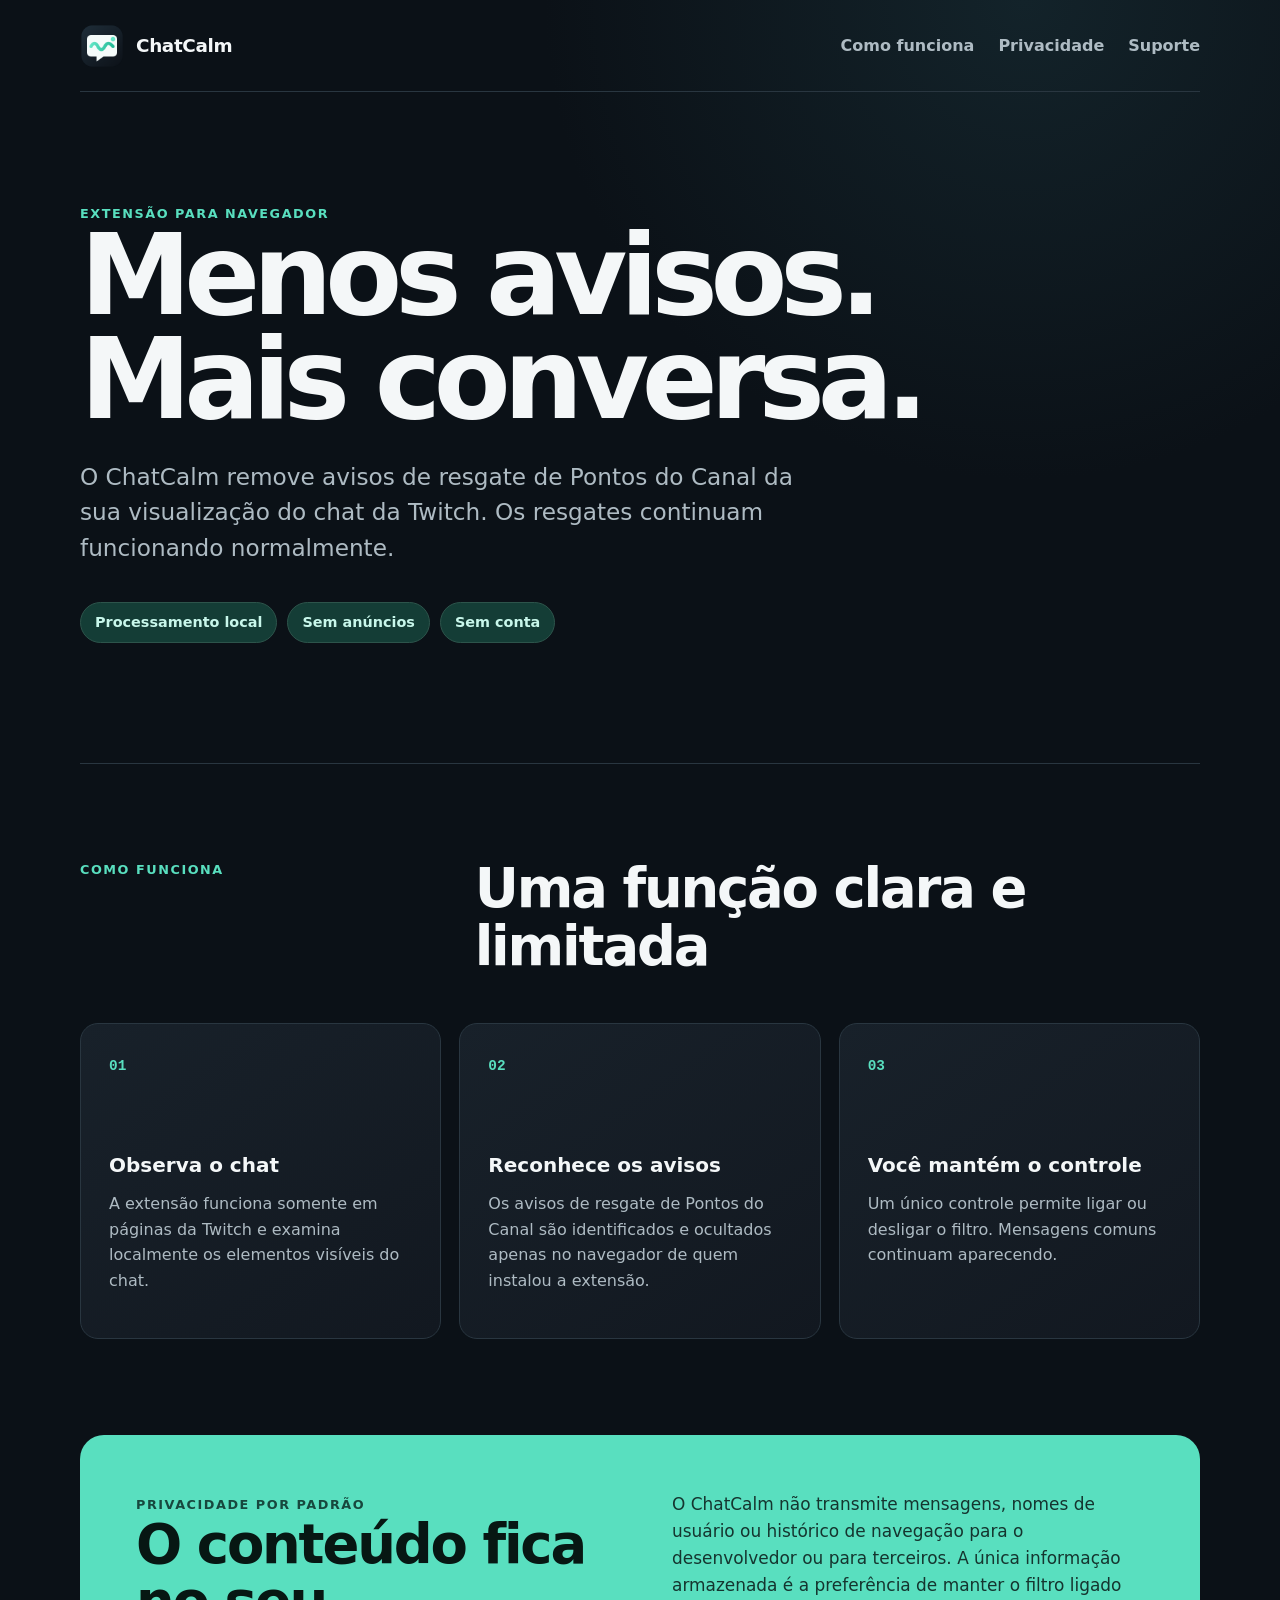
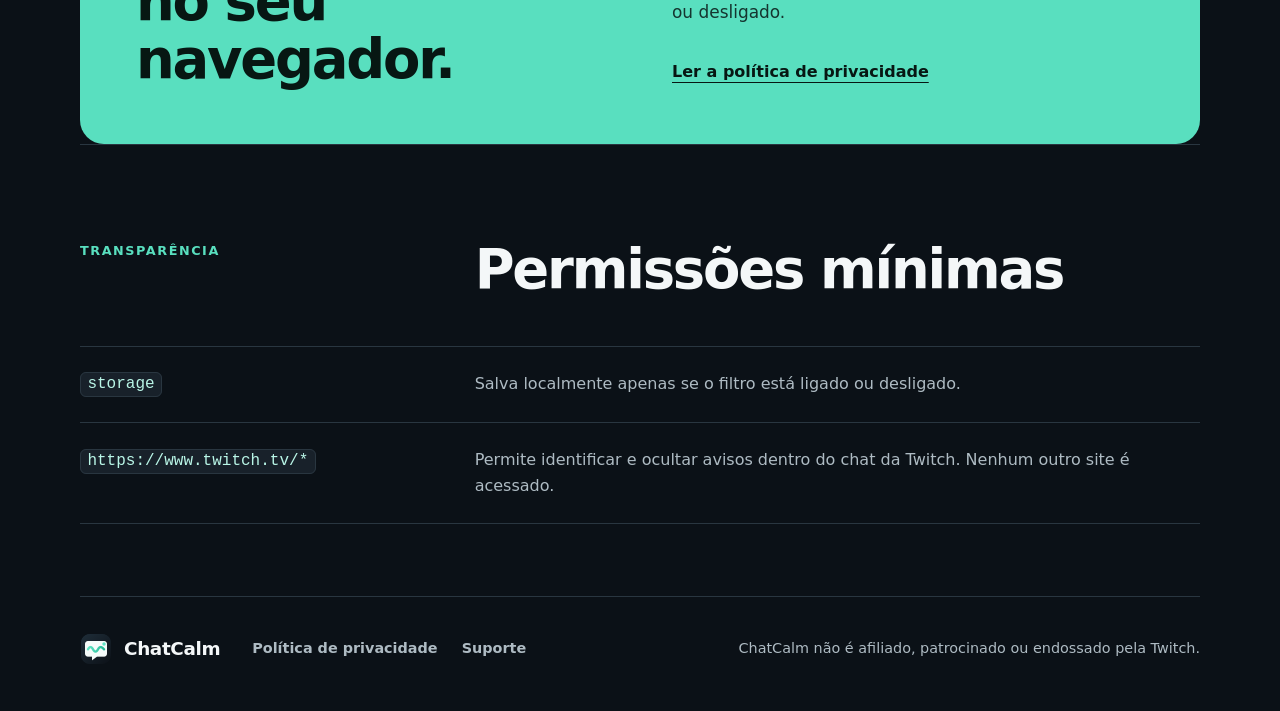
<file: index.html>
<!doctype html>
<html lang="pt-BR">
  <head>
    <meta charset="utf-8">
    <meta name="viewport" content="width=device-width, initial-scale=1">
    <meta name="description" content="ChatCalm oculta avisos de resgate de Pontos do Canal no chat da Twitch, com processamento local e sem transmissão de dados.">
    <meta name="theme-color" content="#121820">
    <title>ChatCalm — menos ruído no chat da Twitch</title>
    <link rel="icon" href="assets/icon.png" type="image/png">
    <link rel="stylesheet" href="assets/style.css">
  </head>
  <body>
    <header class="site-header">
      <a class="brand" href="./" aria-label="Página inicial do ChatCalm">
        <img src="assets/icon.png" width="44" height="44" alt="">
        <span>ChatCalm</span>
      </a>
      <nav aria-label="Navegação principal">
        <a href="#como-funciona">Como funciona</a>
        <a href="privacy.html">Privacidade</a>
        <a href="https://github.com/Gflg/chatcalm-site/issues">Suporte</a>
      </nav>
    </header>

    <main>
      <section class="hero">
        <div class="eyebrow">Extensão para navegador</div>
        <h1>Menos avisos.<br>Mais conversa.</h1>
        <p class="lead">O ChatCalm remove avisos de resgate de Pontos do Canal da sua visualização do chat da Twitch. Os resgates continuam funcionando normalmente.</p>
        <div class="badges" aria-label="Características principais">
          <span>Processamento local</span>
          <span>Sem anúncios</span>
          <span>Sem conta</span>
        </div>
      </section>

      <section id="como-funciona" class="section">
        <div class="section-heading">
          <span>Como funciona</span>
          <h2>Uma função clara e limitada</h2>
        </div>
        <div class="feature-grid">
          <article>
            <span class="number">01</span>
            <h3>Observa o chat</h3>
            <p>A extensão funciona somente em páginas da Twitch e examina localmente os elementos visíveis do chat.</p>
          </article>
          <article>
            <span class="number">02</span>
            <h3>Reconhece os avisos</h3>
            <p>Os avisos de resgate de Pontos do Canal são identificados e ocultados apenas no navegador de quem instalou a extensão.</p>
          </article>
          <article>
            <span class="number">03</span>
            <h3>Você mantém o controle</h3>
            <p>Um único controle permite ligar ou desligar o filtro. Mensagens comuns continuam aparecendo.</p>
          </article>
        </div>
      </section>

      <section class="privacy-callout" aria-labelledby="privacy-title">
        <div>
          <span>Privacidade por padrão</span>
          <h2 id="privacy-title">O conteúdo fica no seu navegador.</h2>
        </div>
        <div>
          <p>O ChatCalm não transmite mensagens, nomes de usuário ou histórico de navegação para o desenvolvedor ou para terceiros. A única informação armazenada é a preferência de manter o filtro ligado ou desligado.</p>
          <a class="text-link" href="privacy.html">Ler a política de privacidade</a>
        </div>
      </section>

      <section class="section compact">
        <div class="section-heading">
          <span>Transparência</span>
          <h2>Permissões mínimas</h2>
        </div>
        <dl class="permissions">
          <div>
            <dt><code>storage</code></dt>
            <dd>Salva localmente apenas se o filtro está ligado ou desligado.</dd>
          </div>
          <div>
            <dt><code>https://www.twitch.tv/*</code></dt>
            <dd>Permite identificar e ocultar avisos dentro do chat da Twitch. Nenhum outro site é acessado.</dd>
          </div>
        </dl>
      </section>
    </main>

    <footer>
      <div class="brand footer-brand">
        <img src="assets/icon.png" width="32" height="32" alt="">
        <span>ChatCalm</span>
      </div>
      <div class="footer-links">
        <a href="privacy.html">Política de privacidade</a>
        <a href="https://github.com/Gflg/chatcalm-site/issues">Suporte</a>
      </div>
      <p>ChatCalm não é afiliado, patrocinado ou endossado pela Twitch.</p>
    </footer>
  </body>
</html>
</file>
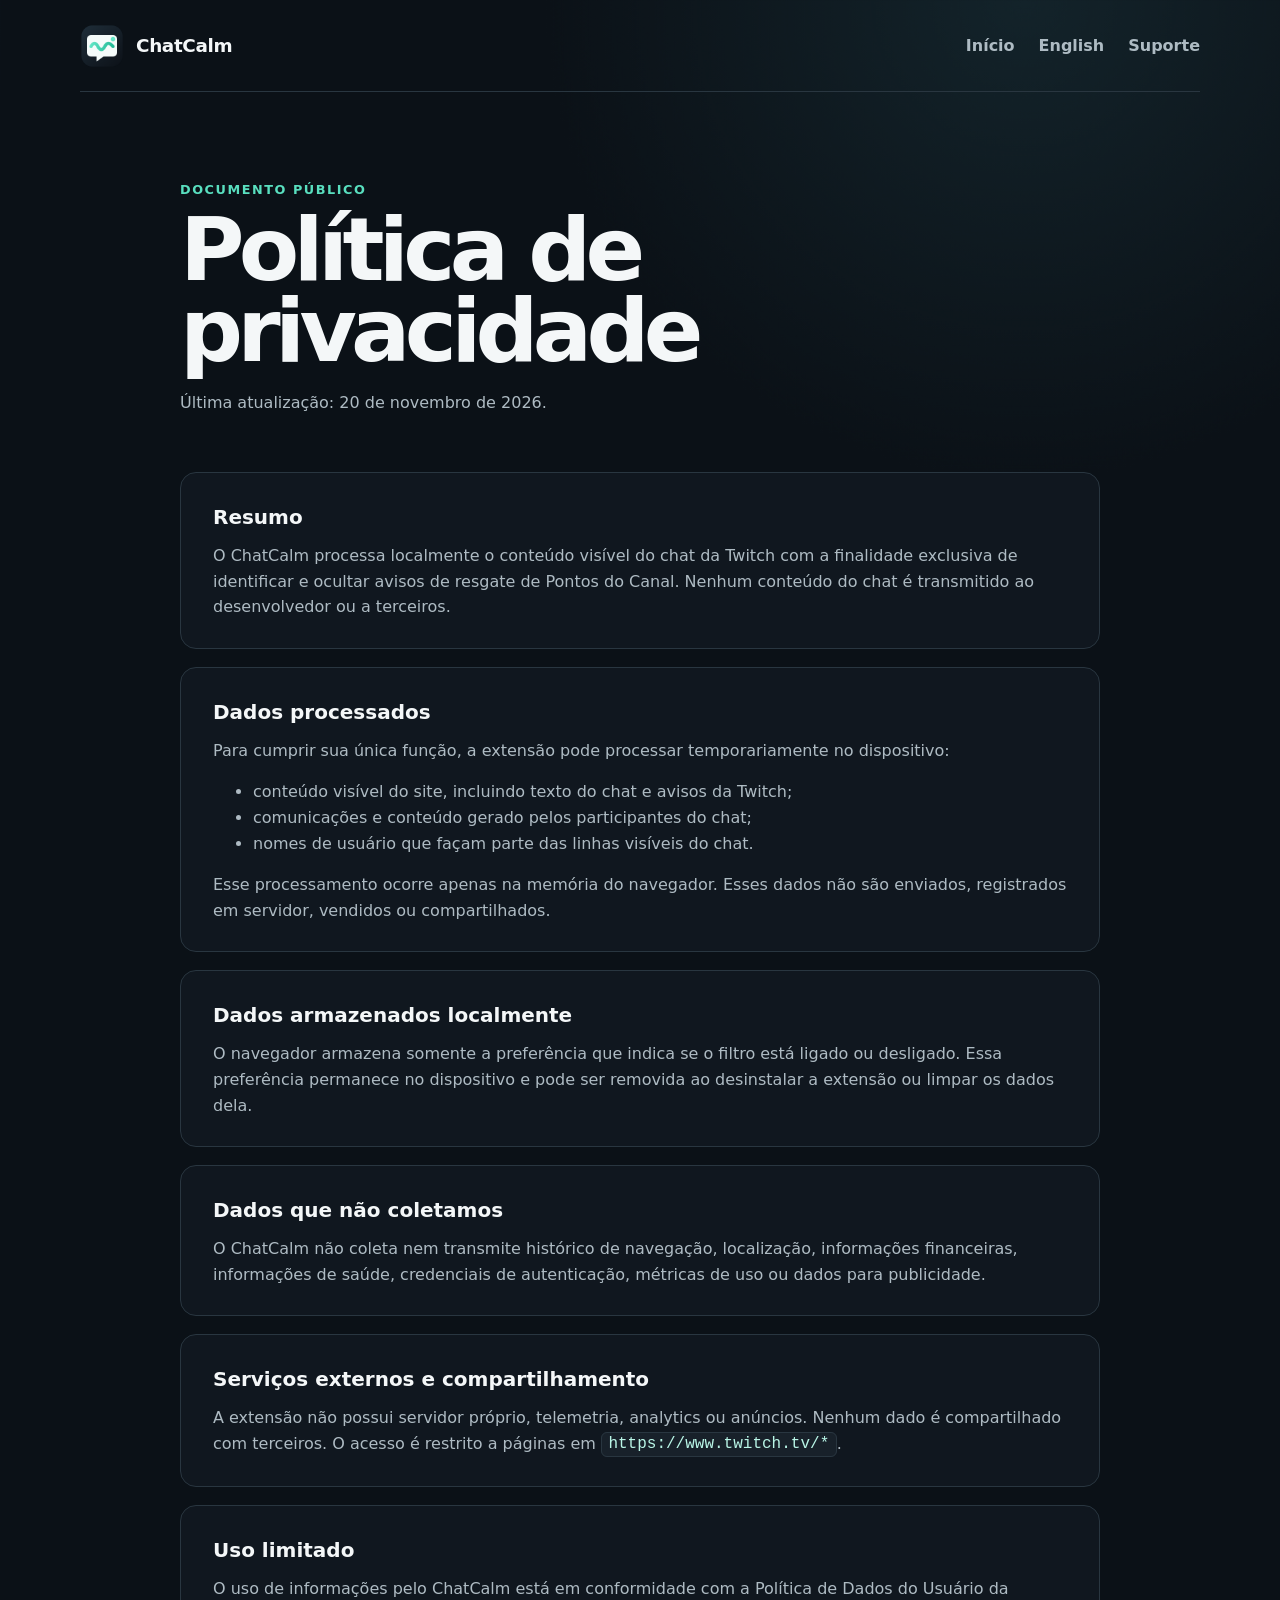
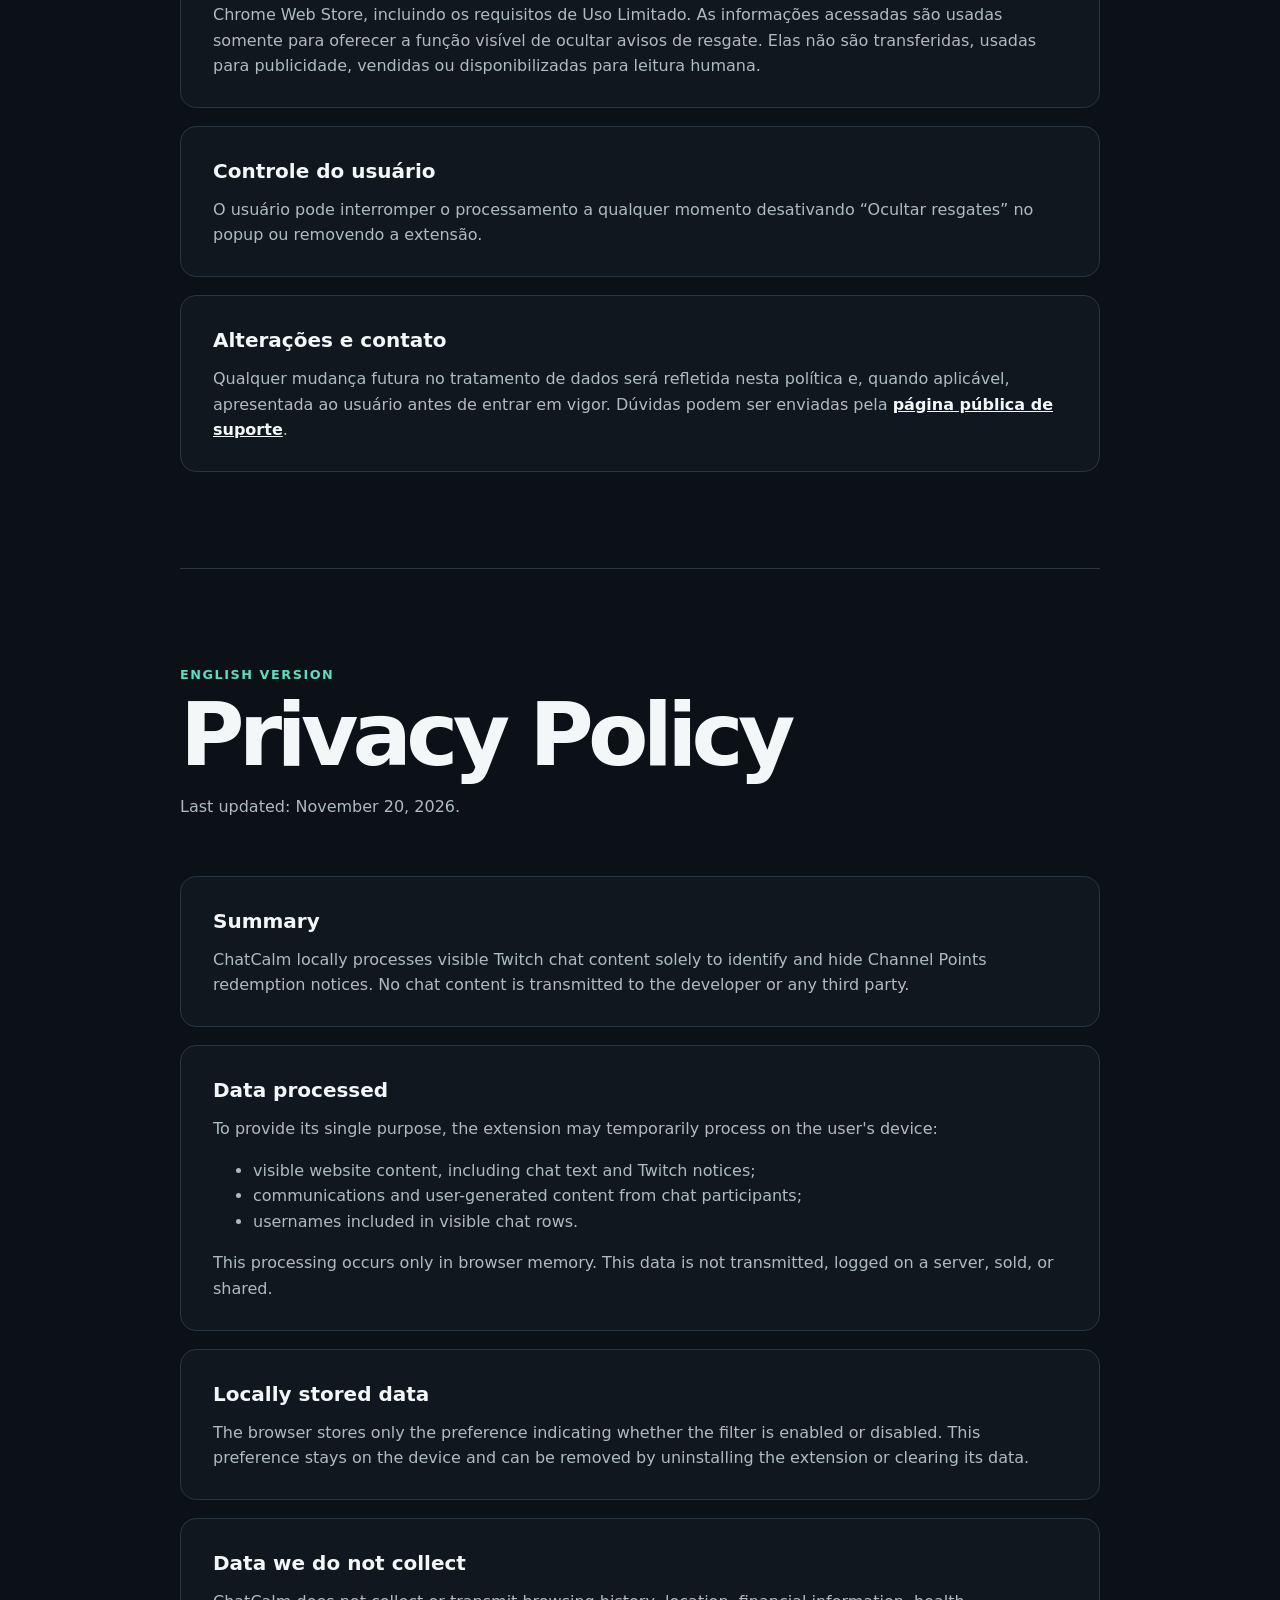
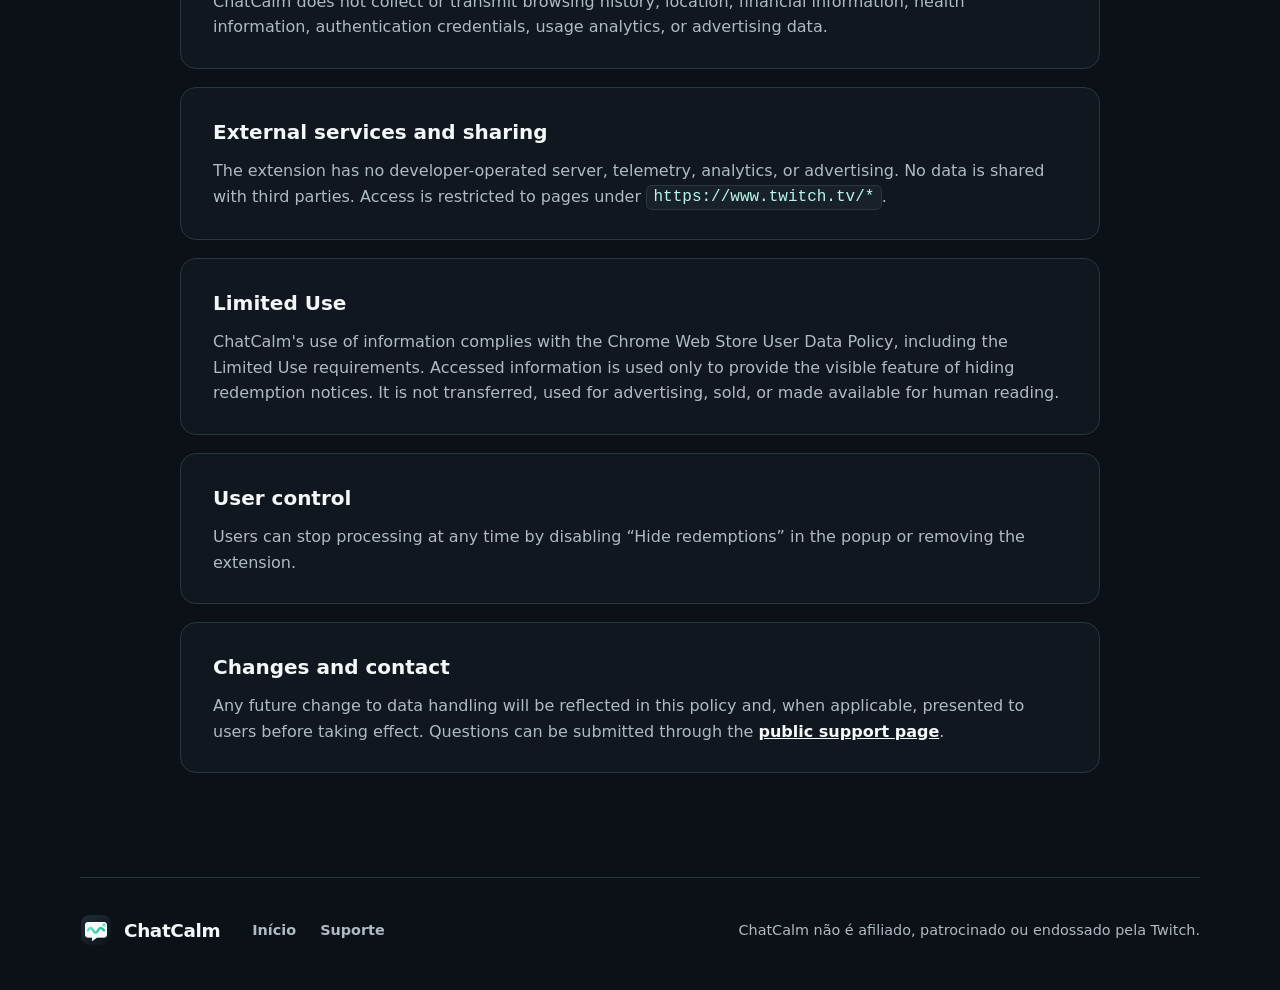
<file: privacy.html>
<!doctype html>
<html lang="pt-BR">
  <head>
    <meta charset="utf-8">
    <meta name="viewport" content="width=device-width, initial-scale=1">
    <meta name="description" content="Política de privacidade do ChatCalm.">
    <meta name="theme-color" content="#121820">
    <title>Política de privacidade — ChatCalm</title>
    <link rel="icon" href="assets/icon.png" type="image/png">
    <link rel="stylesheet" href="assets/style.css">
  </head>
  <body>
    <header class="site-header">
      <a class="brand" href="./" aria-label="Página inicial do ChatCalm">
        <img src="assets/icon.png" width="44" height="44" alt="">
        <span>ChatCalm</span>
      </a>
      <nav aria-label="Navegação principal">
        <a href="./">Início</a>
        <a href="#english">English</a>
        <a href="https://github.com/Gflg/chatcalm-site/issues">Suporte</a>
      </nav>
    </header>

    <main class="policy">
      <header class="policy-header">
        <div class="eyebrow">Documento público</div>
        <h1>Política de privacidade</h1>
        <p>Última atualização: 20 de novembro de 2026.</p>
      </header>

      <div class="policy-body">
        <section>
          <h2>Resumo</h2>
          <p>O ChatCalm processa localmente o conteúdo visível do chat da Twitch com a finalidade exclusiva de identificar e ocultar avisos de resgate de Pontos do Canal. Nenhum conteúdo do chat é transmitido ao desenvolvedor ou a terceiros.</p>
        </section>

        <section>
          <h2>Dados processados</h2>
          <p>Para cumprir sua única função, a extensão pode processar temporariamente no dispositivo:</p>
          <ul>
            <li>conteúdo visível do site, incluindo texto do chat e avisos da Twitch;</li>
            <li>comunicações e conteúdo gerado pelos participantes do chat;</li>
            <li>nomes de usuário que façam parte das linhas visíveis do chat.</li>
          </ul>
          <p>Esse processamento ocorre apenas na memória do navegador. Esses dados não são enviados, registrados em servidor, vendidos ou compartilhados.</p>
        </section>

        <section>
          <h2>Dados armazenados localmente</h2>
          <p>O navegador armazena somente a preferência que indica se o filtro está ligado ou desligado. Essa preferência permanece no dispositivo e pode ser removida ao desinstalar a extensão ou limpar os dados dela.</p>
        </section>

        <section>
          <h2>Dados que não coletamos</h2>
          <p>O ChatCalm não coleta nem transmite histórico de navegação, localização, informações financeiras, informações de saúde, credenciais de autenticação, métricas de uso ou dados para publicidade.</p>
        </section>

        <section>
          <h2>Serviços externos e compartilhamento</h2>
          <p>A extensão não possui servidor próprio, telemetria, analytics ou anúncios. Nenhum dado é compartilhado com terceiros. O acesso é restrito a páginas em <code>https://www.twitch.tv/*</code>.</p>
        </section>

        <section>
          <h2>Uso limitado</h2>
          <p>O uso de informações pelo ChatCalm está em conformidade com a Política de Dados do Usuário da Chrome Web Store, incluindo os requisitos de Uso Limitado. As informações acessadas são usadas somente para oferecer a função visível de ocultar avisos de resgate. Elas não são transferidas, usadas para publicidade, vendidas ou disponibilizadas para leitura humana.</p>
        </section>

        <section>
          <h2>Controle do usuário</h2>
          <p>O usuário pode interromper o processamento a qualquer momento desativando “Ocultar resgates” no popup ou removendo a extensão.</p>
        </section>

        <section>
          <h2>Alterações e contato</h2>
          <p>Qualquer mudança futura no tratamento de dados será refletida nesta política e, quando aplicável, apresentada ao usuário antes de entrar em vigor. Dúvidas podem ser enviadas pela <a href="https://github.com/Gflg/chatcalm-site/issues">página pública de suporte</a>.</p>
        </section>
      </div>

      <hr>

      <div id="english" class="policy-header secondary-language">
        <div class="eyebrow">English version</div>
        <h1>Privacy Policy</h1>
        <p>Last updated: November 20, 2026.</p>
      </div>

      <div class="policy-body">
        <section>
          <h2>Summary</h2>
          <p>ChatCalm locally processes visible Twitch chat content solely to identify and hide Channel Points redemption notices. No chat content is transmitted to the developer or any third party.</p>
        </section>

        <section>
          <h2>Data processed</h2>
          <p>To provide its single purpose, the extension may temporarily process on the user's device:</p>
          <ul>
            <li>visible website content, including chat text and Twitch notices;</li>
            <li>communications and user-generated content from chat participants;</li>
            <li>usernames included in visible chat rows.</li>
          </ul>
          <p>This processing occurs only in browser memory. This data is not transmitted, logged on a server, sold, or shared.</p>
        </section>

        <section>
          <h2>Locally stored data</h2>
          <p>The browser stores only the preference indicating whether the filter is enabled or disabled. This preference stays on the device and can be removed by uninstalling the extension or clearing its data.</p>
        </section>

        <section>
          <h2>Data we do not collect</h2>
          <p>ChatCalm does not collect or transmit browsing history, location, financial information, health information, authentication credentials, usage analytics, or advertising data.</p>
        </section>

        <section>
          <h2>External services and sharing</h2>
          <p>The extension has no developer-operated server, telemetry, analytics, or advertising. No data is shared with third parties. Access is restricted to pages under <code>https://www.twitch.tv/*</code>.</p>
        </section>

        <section>
          <h2>Limited Use</h2>
          <p>ChatCalm's use of information complies with the Chrome Web Store User Data Policy, including the Limited Use requirements. Accessed information is used only to provide the visible feature of hiding redemption notices. It is not transferred, used for advertising, sold, or made available for human reading.</p>
        </section>

        <section>
          <h2>User control</h2>
          <p>Users can stop processing at any time by disabling “Hide redemptions” in the popup or removing the extension.</p>
        </section>

        <section>
          <h2>Changes and contact</h2>
          <p>Any future change to data handling will be reflected in this policy and, when applicable, presented to users before taking effect. Questions can be submitted through the <a href="https://github.com/Gflg/chatcalm-site/issues">public support page</a>.</p>
        </section>
      </div>
    </main>

    <footer>
      <div class="brand footer-brand">
        <img src="assets/icon.png" width="32" height="32" alt="">
        <span>ChatCalm</span>
      </div>
      <div class="footer-links"><a href="./">Início</a><a href="https://github.com/Gflg/chatcalm-site/issues">Suporte</a></div>
      <p>ChatCalm não é afiliado, patrocinado ou endossado pela Twitch.</p>
    </footer>
  </body>
</html>
</file>
<file: assets/style.css>
:root {
  color-scheme: dark;
  --bg: #0b1117;
  --surface: #121820;
  --surface-2: #18212a;
  --line: #293640;
  --text: #f4f7f8;
  --muted: #aebbc3;
  --accent: #59dfbf;
  --accent-dark: #143d36;
  font-family: Inter, ui-sans-serif, system-ui, -apple-system, BlinkMacSystemFont, "Segoe UI", sans-serif;
  font-size: 16px;
  line-height: 1.6;
  background: var(--bg);
  color: var(--text);
}

* { box-sizing: border-box; }
html { scroll-behavior: smooth; }
body { margin: 0; background: radial-gradient(circle at 80% 0, #13232a 0, transparent 30rem), var(--bg); }
a { color: inherit; }
a:focus-visible { outline: 3px solid var(--accent); outline-offset: 4px; border-radius: 3px; }

.site-header,
main,
footer {
  width: min(1120px, calc(100% - 40px));
  margin-inline: auto;
}

.site-header {
  min-height: 92px;
  display: flex;
  align-items: center;
  justify-content: space-between;
  gap: 24px;
  border-bottom: 1px solid var(--line);
}

.brand { display: inline-flex; align-items: center; gap: 12px; text-decoration: none; font-weight: 800; font-size: 1.15rem; letter-spacing: -.02em; }
.brand img { border-radius: 12px; }
nav, .footer-links { display: flex; gap: 24px; }
nav a, .footer-links a { color: var(--muted); text-decoration: none; font-weight: 650; }
nav a:hover, .footer-links a:hover, .text-link:hover, .policy a:hover { color: var(--accent); }

.hero { padding: 112px 0 120px; max-width: 880px; }
.eyebrow, .section-heading > span, .privacy-callout > div > span { color: var(--accent); font-weight: 800; letter-spacing: .12em; text-transform: uppercase; font-size: .8rem; }
h1, h2, h3, p { margin-top: 0; }
h1 { margin-bottom: 28px; font-size: clamp(3.3rem, 9vw, 7rem); line-height: .92; letter-spacing: -.065em; }
.lead { max-width: 720px; color: var(--muted); font-size: clamp(1.15rem, 2.2vw, 1.45rem); line-height: 1.55; }
.badges { display: flex; flex-wrap: wrap; gap: 10px; margin-top: 36px; }
.badges span { padding: 8px 14px; border: 1px solid #2d544b; border-radius: 999px; background: var(--accent-dark); color: #c8f7eb; font-size: .9rem; font-weight: 700; }

.section { padding: 96px 0; border-top: 1px solid var(--line); }
.section.compact { padding-bottom: 72px; }
.section-heading { display: grid; grid-template-columns: 1fr 2fr; gap: 32px; align-items: start; margin-bottom: 48px; }
.section-heading h2, .privacy-callout h2 { font-size: clamp(2rem, 4.5vw, 3.4rem); line-height: 1.05; letter-spacing: -.04em; margin-bottom: 0; }
.feature-grid { display: grid; grid-template-columns: repeat(3, 1fr); gap: 18px; }
.feature-grid article { min-height: 300px; padding: 28px; border: 1px solid var(--line); border-radius: 18px; background: linear-gradient(145deg, var(--surface-2), var(--surface)); }
.feature-grid h3 { margin-top: 72px; margin-bottom: 10px; font-size: 1.25rem; }
.feature-grid p, .privacy-callout p, .permissions dd { color: var(--muted); }
.number { color: var(--accent); font: 750 .9rem ui-monospace, SFMono-Regular, Menlo, monospace; }

.privacy-callout { display: grid; grid-template-columns: 1fr 1fr; gap: 64px; padding: 56px; border-radius: 24px; background: var(--accent); color: #071713; }
.privacy-callout > div > span { color: #17483e; }
.privacy-callout p { color: #15352f; font-size: 1.06rem; }
.text-link { display: inline-block; margin-top: 16px; font-weight: 850; text-underline-offset: 5px; }

.permissions { margin: 0; border-top: 1px solid var(--line); }
.permissions > div { display: grid; grid-template-columns: 1fr 2fr; gap: 32px; padding: 24px 0; border-bottom: 1px solid var(--line); }
.permissions dt, .permissions dd { margin: 0; }
code { color: #b9f6e7; background: var(--surface-2); border: 1px solid var(--line); border-radius: 6px; padding: .15em .4em; overflow-wrap: anywhere; }

footer { display: grid; grid-template-columns: auto auto 1fr; align-items: center; gap: 32px; padding: 36px 0 48px; border-top: 1px solid var(--line); color: var(--muted); font-size: .9rem; }
footer p { margin: 0; text-align: right; }
.footer-brand { color: var(--text); }

.policy { max-width: 920px; padding: 88px 0 104px; }
.policy-header { margin-bottom: 56px; }
.policy-header h1 { margin: 10px 0 18px; font-size: clamp(2.8rem, 7vw, 5.5rem); }
.policy-header p { color: var(--muted); }
.policy-body { display: grid; gap: 18px; }
.policy-body section { padding: 28px 32px; border: 1px solid var(--line); border-radius: 16px; background: color-mix(in srgb, var(--surface) 88%, transparent); }
.policy-body h2 { font-size: 1.25rem; margin-bottom: 10px; }
.policy-body p:last-child, .policy-body ul:last-child { margin-bottom: 0; }
.policy-body p, .policy-body li { color: var(--muted); }
.policy-body a { color: var(--text); font-weight: 700; }
.policy hr { margin: 96px 0; border: 0; border-top: 1px solid var(--line); }
.secondary-language { scroll-margin-top: 24px; }

@media (max-width: 760px) {
  .site-header { align-items: flex-start; padding: 22px 0; }
  nav { gap: 14px; flex-wrap: wrap; justify-content: flex-end; font-size: .9rem; }
  .hero { padding: 80px 0; }
  .section-heading, .feature-grid, .privacy-callout, .permissions > div { grid-template-columns: 1fr; }
  .feature-grid article { min-height: 240px; }
  .feature-grid h3 { margin-top: 42px; }
  .privacy-callout { padding: 36px 28px; gap: 28px; }
  footer { grid-template-columns: 1fr; }
  footer p { text-align: left; }
}

@media (prefers-reduced-motion: reduce) {
  html { scroll-behavior: auto; }
}
</file>
